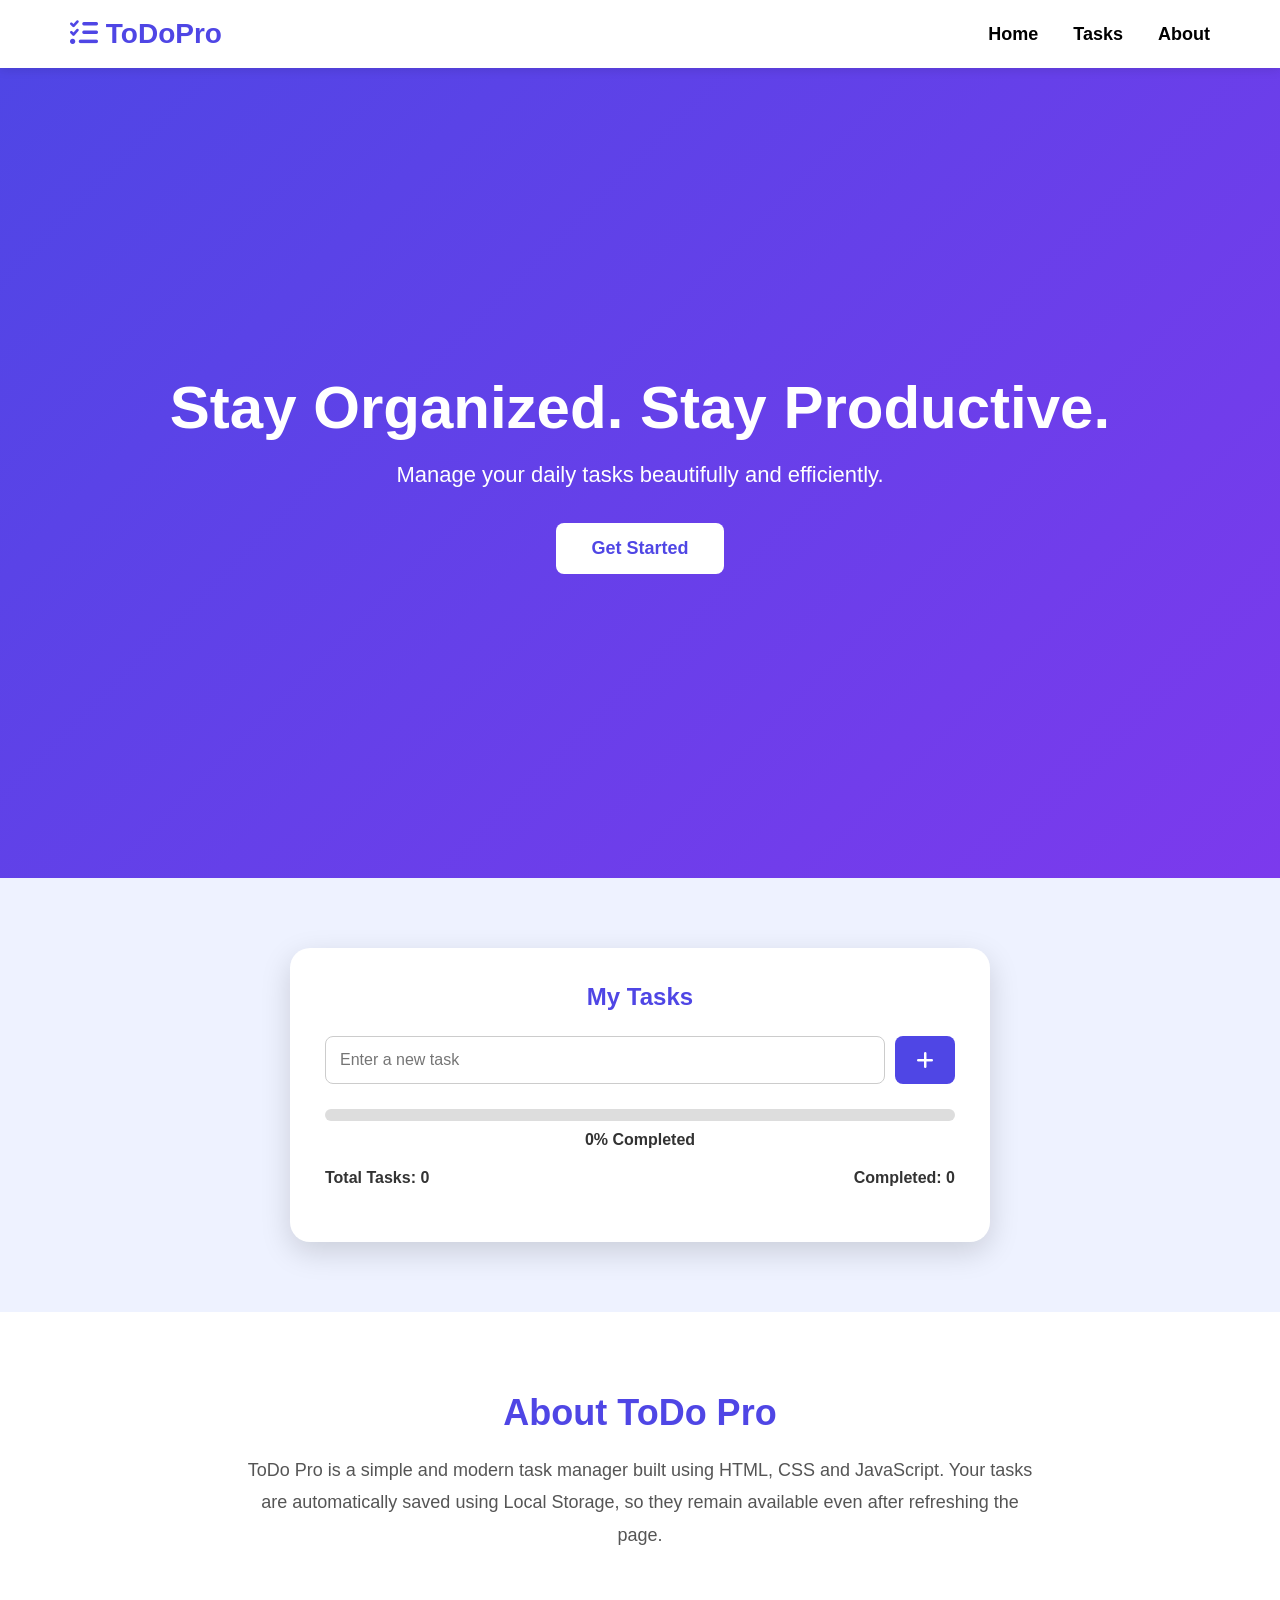
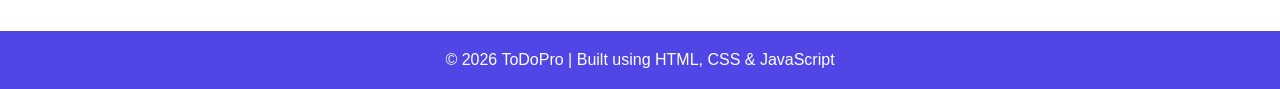
<file: index.html>
<!DOCTYPE html>
<html lang="en">

<head>

    <meta charset="UTF-8">
    <meta name="viewport" content="width=device-width, initial-scale=1.0">

    <title>ToDo Pro</title>

    <link rel="stylesheet" href="style.css">

    <link rel="stylesheet"
        href="https://cdnjs.cloudflare.com/ajax/libs/font-awesome/6.5.2/css/all.min.css">

</head>

<body>

    <!-- Navbar -->

    <nav>

        <div class="logo">
            <i class="fa-solid fa-list-check"></i> ToDoPro
        </div>

        <ul>

            <li><a href="#">Home</a></li>

            <li><a href="#todo">Tasks</a></li>

            <li><a href="#about">About</a></li>

        </ul>

    </nav>

    <!-- Hero -->

    <section class="hero">

        <h1>Stay Organized. Stay Productive.</h1>

        <p>Manage your daily tasks beautifully and efficiently.</p>

        <a href="#todo">

            <button class="hero-btn">

                Get Started

            </button>

        </a>

    </section>

    <!-- ToDo Section -->

    <section id="todo">

        <div class="todo-box">

            <h2>My Tasks</h2>

            <!-- Search -->


            <!-- Input -->

            <div class="input-area">

                <input
                    type="text"
                    id="taskInput"
                    placeholder="Enter a new task">

                <button id="addBtn">

                    <i class="fa-solid fa-plus"></i>

                </button>

            </div>

            <!-- Progress -->

            <div class="progress-container">

                <div id="progressBar"></div>

            </div>

            <p id="progressText">

                0% Completed

            </p>

            <!-- Counter -->

            <div class="counter">

                <span>Total Tasks:
                    <b id="totalCount">0</b>
                </span>

                <span>Completed:
                    <b id="completedCount">0</b>
                </span>

            </div>

            <!-- Task List -->

            <ul id="taskList">

            </ul>

        </div>

    </section>

    <!-- About -->

    <section id="about">

        <h2>About ToDo Pro</h2>

        <p>

            ToDo Pro is a simple and modern task manager built using
            HTML, CSS and JavaScript.

            Your tasks are automatically saved using Local Storage,
            so they remain available even after refreshing the page.

        </p>

    </section>

    <!-- Footer -->

    <footer>

        © 2026 ToDoPro | Built using HTML, CSS & JavaScript

    </footer>

    <script src="script.js"></script>

</body>

</html>
</file>
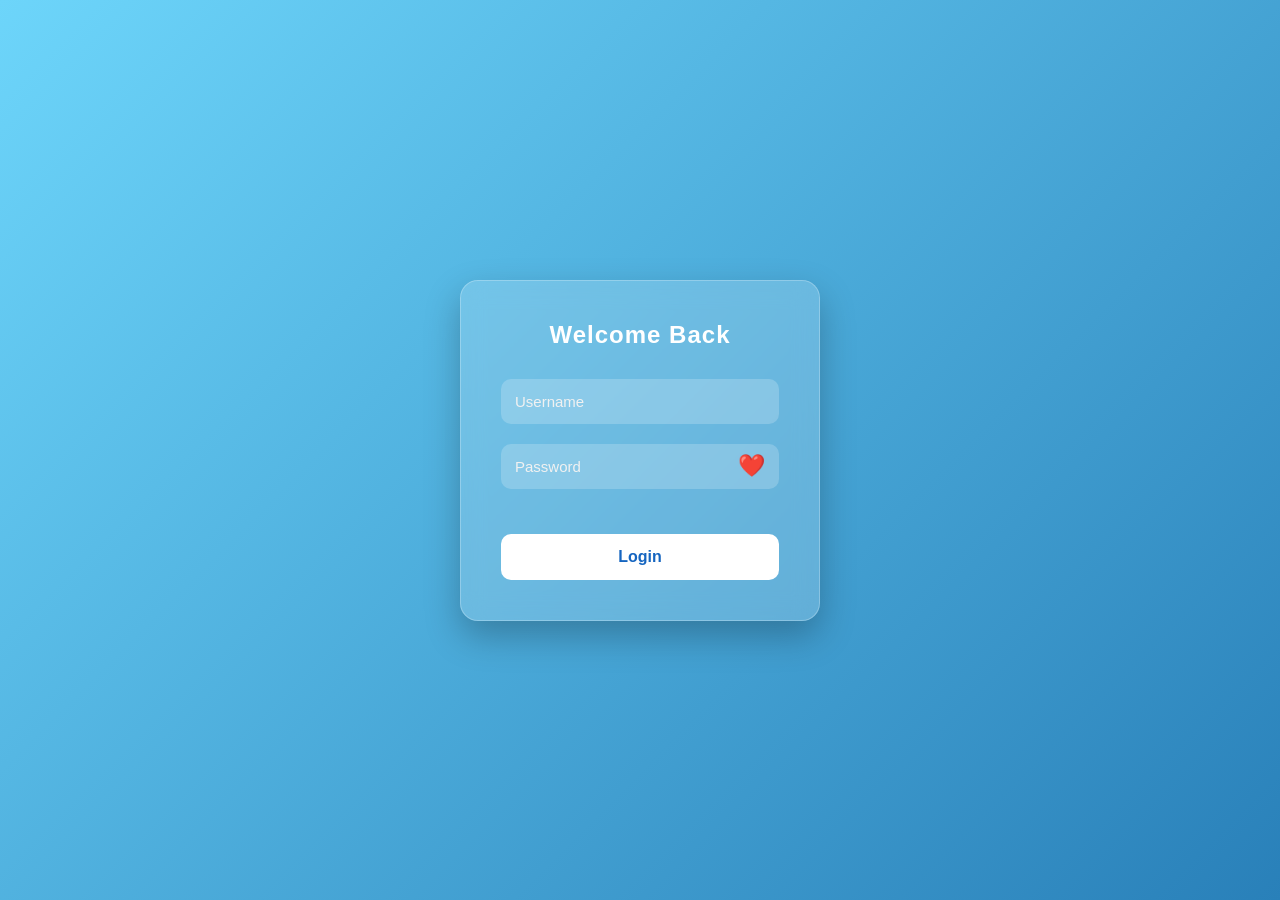
<file: july14responsive webpage.html>
<!DOCTYPE html>
<html lang="en">
<head>
<meta charset="UTF-8">
<meta name="viewport" content="width=device-width, initial-scale=1.0">
<title>Elegant Login</title>

<style>

*{
    margin:0;
    padding:0;
    box-sizing:border-box;
    font-family:'Segoe UI',sans-serif;
}

body{
    height:100vh;
    display:flex;
    justify-content:center;
    align-items:center;
    background:linear-gradient(135deg,#6dd5fa,#2980b9);
    overflow:hidden;
}
/* Login Card */
.login-box{
    width:360px;
    padding:40px;
    border-radius:18px;
    background:rgba(255,255,255,0.18);
    backdrop-filter:blur(12px);
    border:1px solid rgba(255,255,255,0.25);
    box-shadow:0 15px 35px rgba(0,0,0,.25);
    color:white;
}
h2{
    text-align:center;
    margin-bottom:30px;
    letter-spacing:1px;
}
.input-group{
    margin-bottom:20px;
}
input{
    width:100%;
    padding:14px;
    border:none;
    outline:none;
    border-radius:10px;
    background:rgba(255,255,255,.2);
    color:white;
    font-size:15px;
}
input::placeholder{
    color:#f1f1f1;
}
/* Password */

.password-box{

    position:relative;
}

.heart{

    position:absolute;
    right:14px;
    top:50%;
    transform:translateY(-50%);

    cursor:pointer;
    font-size:22px;

    transition:.3s;
}

.heart:hover{

    transform:translateY(-50%) scale(1.2);
}

/* Message */

.message{

    margin-top:10px;

    font-size:14px;

    color:#fff8dc;

    display:none;

    animation:fade .4s;
}

@keyframes fade{

    from{
        opacity:0;
        transform:translateY(-8px);
    }

    to{
        opacity:1;
        transform:translateY(0);
    }

}

/* Button */

button{

    width:100%;
    padding:14px;

    margin-top:25px;

    border:none;

    border-radius:10px;

    background:white;

    color:#1565c0;

    font-size:16px;

    font-weight:bold;

    cursor:pointer;

    transition:.3s;
}

button:hover{

    background:#1565c0;

    color:white;

    transform:translateY(-2px);
}
/* Mobile */
@media(max-width:420px){
.login-box{
width:90%;
padding:30px;
}
}
</style>
</head>
<body>
<div class="login-box">
<h2>Welcome Back</h2>
<div class="input-group">
<input type="text" placeholder="Username">
</div>
<div class="input-group password-box">
<input type="password" placeholder="Password">
<span class="heart" id="heart">❤️</span>
<div class="message" id="msg">
It must contain 8 letters.
</div>
</div>
<button>Login</button>
</div>
<script>
const heart=document.getElementById("heart");
const msg=document.getElementById("msg");
heart.onclick=function(){
    if(msg.style.display==="block"){
        msg.style.display="none";
    }
    else{
        msg.style.display="block";
    }
}
</script>
</body>
</html>
</file>
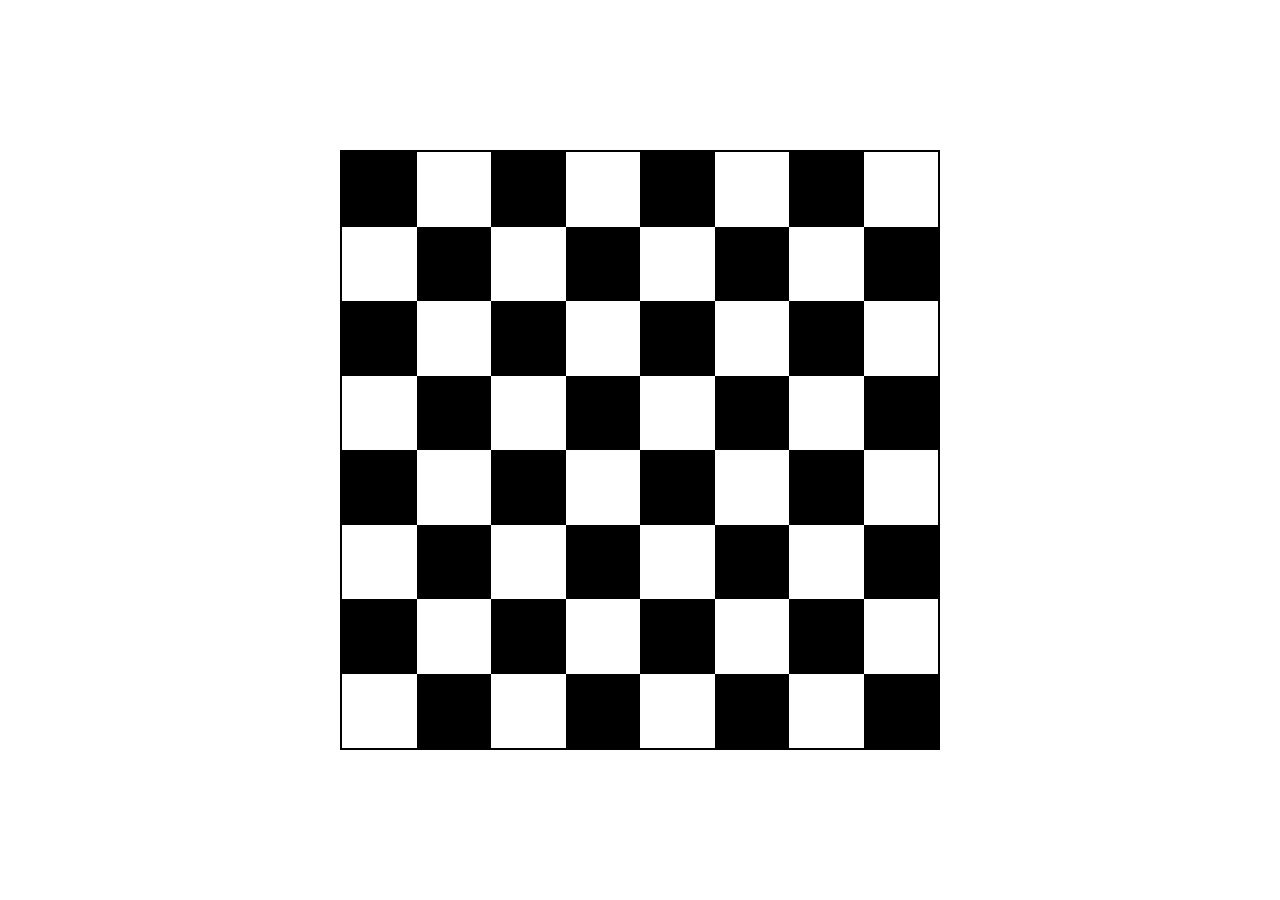
<file: july7.html>
<!DOCTYPE html>
<html lang="en">
<head>
<meta charset="UTF-8">
<meta name="viewport" content="width=device-width, initial-scale=1.0">
<title>Chess Board</title>

<style>
*{
    margin:0;
    padding:0;
    box-sizing:border-box;
}
body{
    display:flex;
    justify-content:center;
    align-items:center;
    height:100vh;
}

.parentbox{
    width:600px;
    height:600px;
    border:2px solid black;
    display:grid;
    grid-template-columns:repeat(8,1fr);
    grid-template-rows:repeat(8,1fr);
}

.childbox{
    background:white;
}

.childbox1{
    background:black;
}
</style>
</head>
<body>

<div class="parentbox">

    <!-- Row 1 -->
    <div class="childbox1"></div>
    <div class="childbox"></div>
    <div class="childbox1"></div>
    <div class="childbox"></div>
    <div class="childbox1"></div>
    <div class="childbox"></div>
    <div class="childbox1"></div>
    <div class="childbox"></div>

    <!-- Row 2 -->
    <div class="childbox"></div>
    <div class="childbox1"></div>
    <div class="childbox"></div>
    <div class="childbox1"></div>
    <div class="childbox"></div>
    <div class="childbox1"></div>
    <div class="childbox"></div>
    <div class="childbox1"></div>

    <!-- Row 3 -->
    <div class="childbox1"></div>
    <div class="childbox"></div>
    <div class="childbox1"></div>
    <div class="childbox"></div>
    <div class="childbox1"></div>
    <div class="childbox"></div>
    <div class="childbox1"></div>
    <div class="childbox"></div>

    <!-- Row 4 -->
    <div class="childbox"></div>
    <div class="childbox1"></div>
    <div class="childbox"></div>
    <div class="childbox1"></div>
    <div class="childbox"></div>
    <div class="childbox1"></div>
    <div class="childbox"></div>
    <div class="childbox1"></div>

    <!-- Row 5 -->
    <div class="childbox1"></div>
    <div class="childbox"></div>
    <div class="childbox1"></div>
    <div class="childbox"></div>
    <div class="childbox1"></div>
    <div class="childbox"></div>
    <div class="childbox1"></div>
    <div class="childbox"></div>

    <!-- Row 6 -->
    <div class="childbox"></div>
    <div class="childbox1"></div>
    <div class="childbox"></div>
    <div class="childbox1"></div>
    <div class="childbox"></div>
    <div class="childbox1"></div>
    <div class="childbox"></div>
    <div class="childbox1"></div>

    <!-- Row 7 -->
    <div class="childbox1"></div>
    <div class="childbox"></div>
    <div class="childbox1"></div>
    <div class="childbox"></div>
    <div class="childbox1"></div>
    <div class="childbox"></div>
    <div class="childbox1"></div>
    <div class="childbox"></div>

    <!-- Row 8 -->
    <div class="childbox"></div>
    <div class="childbox1"></div>
    <div class="childbox"></div>
    <div class="childbox1"></div>
    <div class="childbox"></div>
    <div class="childbox1"></div>
    <div class="childbox"></div>
    <div class="childbox1"></div>

</div>

</body>
</html>
</file>
<file: style.css>
*{
    margin:0;
    padding:0;
    box-sizing:border-box;
    font-family:Arial, Helvetica, sans-serif;
    scroll-behavior:smooth;
}

body{
    background:#eef2ff;
    color:#333;
}

/* ---------- NAVBAR ---------- */

nav{
    position:sticky;
    top:0;
    z-index:1000;
    display:flex;
    justify-content:space-between;
    align-items:center;
    padding:18px 70px;
    background:#fff;
    box-shadow:0 2px 10px rgba(0,0,0,.1);
}

.logo{
    font-size:28px;
    font-weight:bold;
    color:#4f46e5;
}

nav ul{
    display:flex;
    list-style:none;
    gap:35px;
}

nav ul li a{
    text-decoration:none;
    color:black;
    font-size:18px;
    font-weight:bold;
    transition:.3s;
}

nav ul li a:hover{
    color:#4f46e5;
}

/* ---------- HERO ---------- */

.hero{
    height:90vh;
    display:flex;
    flex-direction:column;
    justify-content:center;
    align-items:center;
    text-align:center;
    background:linear-gradient(135deg,#4f46e5,#7c3aed);
    color:white;
    padding:20px;
}

.hero h1{
    font-size:60px;
    margin-bottom:20px;
}

.hero p{
    font-size:22px;
    margin-bottom:35px;
}

.hero-btn{
    padding:15px 35px;
    border:none;
    border-radius:8px;
    background:white;
    color:#4f46e5;
    font-size:18px;
    font-weight:bold;
    cursor:pointer;
    transition:.3s;
}

.hero-btn:hover{
    transform:scale(1.05);
    background:#f1f1f1;
}

/* ---------- TODO ---------- */

#todo{
    padding:70px 20px;
    display:flex;
    justify-content:center;
}

.todo-box{
    width:700px;
    background:white;
    padding:35px;
    border-radius:20px;
    box-shadow:0 10px 30px rgba(0,0,0,.15);
}

.todo-box h2{
    text-align:center;
    margin-bottom:25px;
    color:#4f46e5;
}



.input-area{
    display:flex;
    gap:10px;
}

#taskInput{
    flex:1;
    padding:14px;
    border:1px solid #ccc;
    border-radius:8px;
    font-size:16px;
}

#addBtn{
    width:60px;
    border:none;
    border-radius:8px;
    background:#4f46e5;
    color:white;
    font-size:20px;
    cursor:pointer;
    transition:.3s;
}

#addBtn:hover{
    background:#372fc9;
}

/* ---------- PROGRESS ---------- */

.progress-container{
    width:100%;
    height:12px;
    background:#ddd;
    border-radius:20px;
    margin-top:25px;
    overflow:hidden;
}

#progressBar{
    width:0%;
    height:100%;
    background:#22c55e;
    transition:.4s;
}

#progressText{
    text-align:center;
    margin-top:10px;
    font-weight:bold;
}

/* ---------- COUNTER ---------- */

.counter{
    display:flex;
    justify-content:space-between;
    margin:20px 0;
    font-weight:bold;
}

/* ---------- TASK LIST ---------- */

#taskList{
    list-style:none;
}

#taskList li{
    display:flex;
    justify-content:space-between;
    align-items:center;
    background:#f5f5ff;
    margin-bottom:15px;
    padding:15px;
    border-radius:10px;
    transition:.3s;
}

#taskList li:hover{
    transform:translateY(-2px);
    box-shadow:0 4px 10px rgba(0,0,0,.1);
}

.task-text{
    flex:1;
    font-size:17px;
}

.completed .task-text{
    text-decoration:line-through;
    color:gray;
}

.actions{
    display:flex;
    gap:12px;
}

.actions button{
    border:none;
    background:none;
    cursor:pointer;
    font-size:18px;
}

.edit-btn{
    color:#2563eb;
}

.complete-btn{
    color:#16a34a;
}

.delete-btn{
    color:#dc2626;
}

/* ---------- ABOUT ---------- */

#about{
    padding:80px 30px;
    text-align:center;
    background:white;
}

#about h2{
    font-size:36px;
    margin-bottom:20px;
    color:#4f46e5;
}

#about p{
    max-width:800px;
    margin:auto;
    line-height:1.8;
    font-size:18px;
    color:#555;
}

/* ---------- FOOTER ---------- */

footer{
    background:#4f46e5;
    color:white;
    text-align:center;
    padding:20px;
}

/* ---------- RESPONSIVE ---------- */

@media(max-width:768px){

    nav{
        flex-direction:column;
        padding:20px;
        gap:15px;
    }

    nav ul{
        flex-direction:column;
        gap:15px;
    }

    .hero h1{
        font-size:40px;
    }

    .hero p{
        font-size:18px;
    }

    .todo-box{
        width:100%;
    }

    .counter{
        flex-direction:column;
        gap:10px;
    }

}
</file>
